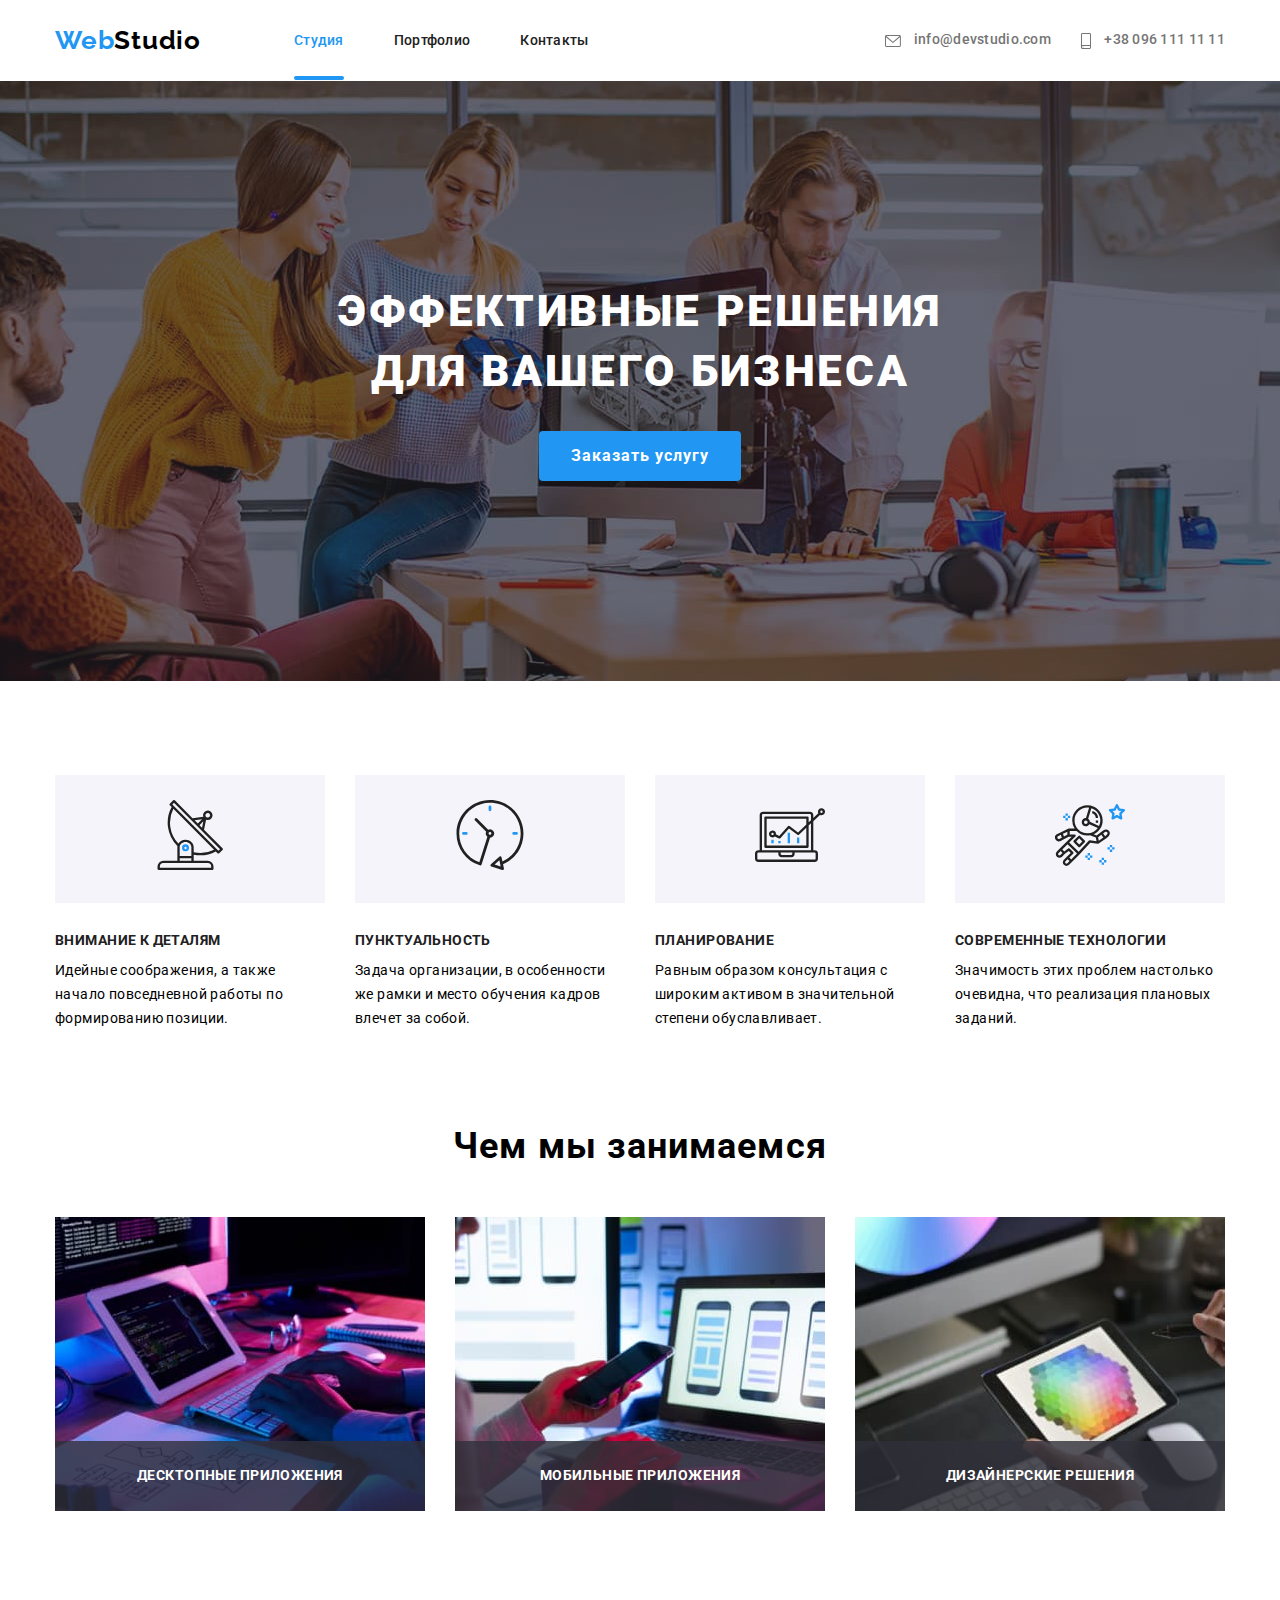
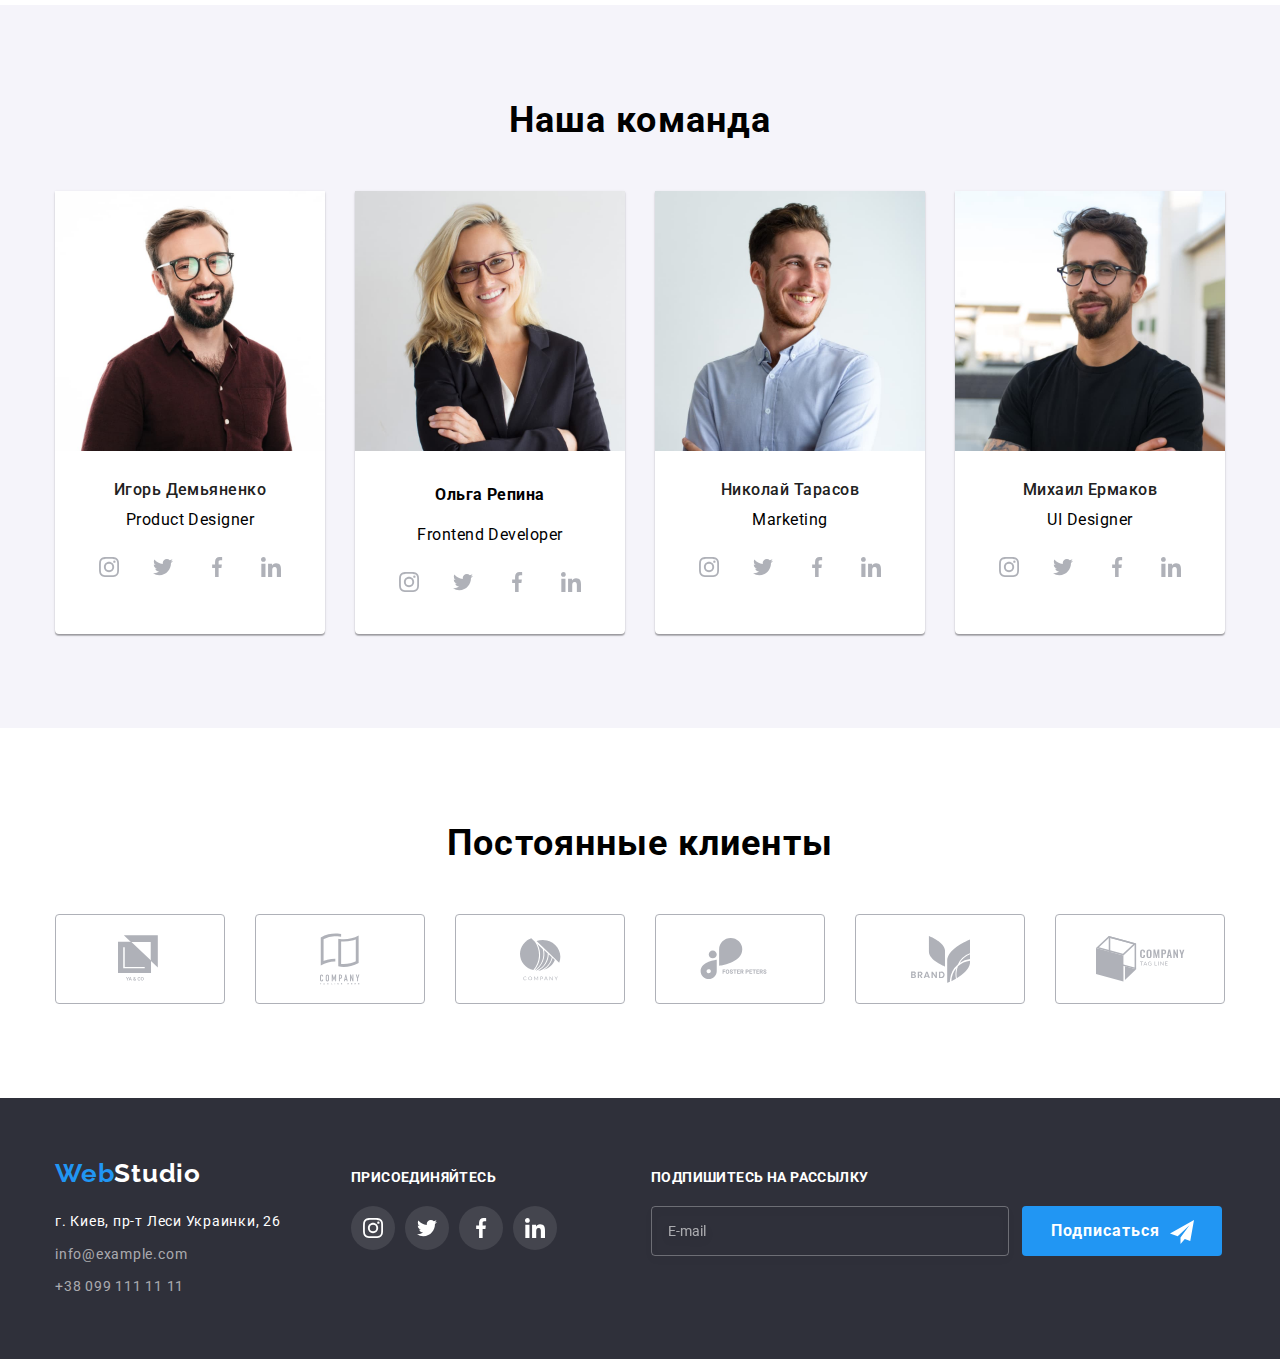
<file: index.html>
<!DOCTYPE html>
<html lang="ru">
<head>
    <meta charset="UTF-8">
    <meta name="viewport" content="width=device-width, initial-scale=1.0">
    <link href="https://fonts.googleapis.com/css2?family=Raleway:wght@700&family=Roboto:wght@400;500;700;900&display=fallback" rel="stylesheet">
    <link rel="stylesheet" href="./css/modern-normalize.css">
    <link rel="stylesheet" href="./css/main.min.css">
    <title>Document</title>
</head>
<body>
    <header>
        <div class="container">
            <nav class="navigation">
                <a href="./index.html" class="logo"><span class="logo__text">Web</span>Studio</a>
    
                <ul class="navigation__list">
                    <li class="navigation__item"><a href="./index.html" class="navigation__link navigation__link--active">Студия</a></li>
                    <li class="navigation__item"><a href="./portfolio.html" class="navigation__link">Портфолио</a></li>
                    <li class="navigation__item"><a href="" class="navigation__link">Контакты</a></li>
                </ul>   
                <address class="contacts">
                    <a href="mailto:info@devstudio.com" class="contacts__link">
                       <svg class="contacts__icon-mail">
                           <use href="./images/sprite-icon.svg#icon-mail"></use>
                       </svg>
                        info@devstudio.com</a>
                    <a href="tel:+380961111111" class="contacts__link">
                        <svg class="contacts__icon-phone">
                            <use href="./images/sprite-icon.svg#icon-smartphone"></use>
                        </svg>
                        +38 096 111 11 11</a>
                </address>
            </nav>
        </div>
    </header>
    <main>
        <!-- Блог Герой -->
        <section class="hero">
            <h1 class="hero__title">Эффективные решения для вашего бизнеса</h1>
            <button class="button hero__button" data-modal-open>Заказать услугу</button>
        </section>
        <!-- Наши преимущества -->
        <section class="advantages">
            <div class="container">
                <ul class="advantages__list">
                    <li class="advantages__item">
                        <div class="advantages__background">
                            <svg class="advantages__icon">
                                <use href="./images/sprite-icon.svg#icon-antenna"></use>
                            </svg>
                        </div>
                        <h3 class="advantages__title">Внимание к деталям</h3>
                        <p class="advantages__text">Идейные соображения, а также начало повседневной работы по формированию позиции.</p>
                    </li>
                    <li class="advantages__item">
                        <div class="advantages__background">
                            <svg class="advantages__icon">
                                <use href="./images/sprite-icon.svg#icon-clock"></use>
                            </svg>
                        </div>
                        <h3 class="advantages__title">Пунктуальность</h3>
                        <p class="advantages__text">Задача организации, в особенности же рамки и место обучения кадров влечет за собой.</p>
                    </li>
                    <li class="advantages__item">
                        <div class="advantages__background">
                            <svg class="advantages__icon">
                                <use href="./images/sprite-icon.svg#icon-diagram"></use>
                            </svg>
                        </div>
                        <h3 class="advantages__title">Планирование</h3>
                        <p class="advantages__text">Равным образом консультация с широким активом в значительной степени обуславливает.</p>
                    </li>
                    <li class="advantages__item">
                        <div class="advantages__background">
                            <svg class="advantages__icon">
                                <use href="./images/sprite-icon.svg#icon-astronaut"></use>
                            </svg>
                        </div>
                        <h3 class="advantages__title">Современные технологии</h3>
                        <p class="advantages__text">Значимость этих проблем настолько очевидна, что реализация плановых заданий.</p>
                    </li>
                </ul>
            </div>
        </section>
        <!-- Чем мы занимаемся -->
        <section class="services">
            <div class="container">
                <h2 class="services__primary">Чем мы занимаемся</h2>
                <ul class="services__list">
                    <li class="services__item">
                        <a href="" class="services__link">
                            <img src="./images/box1.jpg" alt="Программирование сайта" width="370">
                            <div class="services__label">
                                <h3 class="services__title">Десктопные приложения</h3>
                            </div>
                        </a>
                    </li>
                    <li class="services__item">
                        <a href="" class="services__link">
                            <img src="./images/box2.jpg" alt="Разработка мобильных приложений" width="370">
                            <div class="services__label">
                                <h3 class="services__title">Мобильные приложения</h3>
                            </div>
                        </a>
                    </li>
                    <li class="services__item">
                        <a href="" class="services__link">
                            <img src="./images/box3.jpg" alt="Работа дизайнера" width="370">
                            <div class="services__label">
                                <h3 class="services__title">Дизайнерские решения</h3>
                            </div>
                        </a>
                    </li>
                </ul>
            </div>
        </section>
        <!-- Наша команда -->
        <section class="command">
            <div class="container">
                <h2 class="command__primary">Наша команда</h2>
                <ul class="command__list">
                    <li class="command__item">
                        <img src="./images/team_card_1.jpg" class="command__picture" alt="Фото Игоря Демьяненко" width="270">
                        <h3 class="command__title">Игорь Демьяненко</h3>
                        <p class="command__text">Product Designer</p>
                        <ul class="social-nav">
                            <li class="social-nav__item">
                                <a href="" class="social-nav__link">
                                     <svg class="social-nav__icon">
                                        <use href="./images/sprite-icon.svg#icon-instagram"></use>
                                    </svg>
                                </a>
                            </li>
                            <li class="social-nav__item">
                                <a href="" class="social-nav__link">
                                     <svg class="social-nav__icon">
                                        <use href="./images/sprite-icon.svg#icon-twitter"></use>
                                    </svg>
                                </a>
                            </li>
                            <li class="social-nav__item">
                                <a href="" class="social-nav__link">
                                     <svg class="social-nav__icon">
                                        <use href="./images/sprite-icon.svg#icon-facebook"></use>
                                    </svg>
                                </a>
                            </li>
                            <li class="social-nav__item">
                                <a href="" class="social-nav__link">
                                     <svg class="social-nav__icon">
                                        <use href="./images/sprite-icon.svg#icon-linkedin"></use>
                                    </svg>
                                </a>
                            </li>
                        </ul>
                    </li>
                    <li class="command__item">
                        <img src="./images/team_card_2.jpg" class="command__picture" alt="Фото Ольги Репиной" width="270">
                        <h3 class="title">Ольга Репина</h3>
                        <p class="command__text">Frontend Developer</p>
                        <ul class="social-nav decoration">
                            <li class="social-nav__item">
                                <a href="" class="social-nav__link">
                                     <svg class="social-nav__icon">
                                        <use href="./images/sprite-icon.svg#icon-instagram"></use>
                                    </svg>
                                </a>
                            </li>
                            <li class="social-nav__item">
                                <a href="" class="social-nav__link">
                                     <svg class="social-nav__icon">
                                        <use href="./images/sprite-icon.svg#icon-twitter"></use>
                                    </svg>
                                </a>
                            </li>
                            <li class="social-nav__item">
                                <a href="" class="social-nav__link">
                                     <svg class="social-nav__icon">
                                        <use href="./images/sprite-icon.svg#icon-facebook"></use>
                                    </svg>
                                </a>
                            </li>
                            <li class="social-nav__item">
                                <a href="" class="social-nav__link">
                                     <svg class="social-nav__icon">
                                        <use href="./images/sprite-icon.svg#icon-linkedin"></use>
                                    </svg>
                                </a>
                            </li>
                        </ul>
                    </li>
                    <li class="command__item">
                        <img src="./images/team_card_3.jpg" class="command__picture" alt="Фото Николая Тарасова" width="270">
                        <h3 class="command__title">Николай Тарасов</h3>
                        <p class="command__text">Marketing</p>
                        <ul class="social-nav decoration">
                            <li class="social-nav__item">
                                <a href="" class="social-nav__link">
                                     <svg class="social-nav__icon">
                                        <use href="./images/sprite-icon.svg#icon-instagram"></use>
                                    </svg>
                                </a>
                            </li>
                            <li class="social-nav__item">
                                <a href="" class="social-nav__link">
                                     <svg class="social-nav__icon">
                                        <use href="./images/sprite-icon.svg#icon-twitter"></use>
                                    </svg>
                                </a>
                            </li>
                            <li class="social-nav__item">
                                <a href="" class="social-nav__link">
                                     <svg class="social-nav__icon">
                                        <use href="./images/sprite-icon.svg#icon-facebook"></use>
                                    </svg>
                                </a>
                            </li>
                            <li class="social-nav__item">
                                <a href="" class="social-nav__link">
                                     <svg class="social-nav__icon">
                                        <use href="./images/sprite-icon.svg#icon-linkedin"></use>
                                    </svg>
                                </a>
                            </li>
                        </ul>
                    </li>
                    <li class="command__item">
                        <img src="./images/team_card_4.jpg" class="command__picture" alt="Фото Михаила Ермакова" width="270">
                        <h3 class="command__title">Михаил Ермаков</h3>
                        <p class="command__text">UI Designer</p>
                        <ul class="social-nav decoration">
                            <li class="social-nav__item">
                                <a href="" class="social-nav__link">
                                     <svg class="social-nav__icon">
                                        <use href="./images/sprite-icon.svg#icon-instagram"></use>
                                    </svg>
                                </a>
                            </li>
                            <li class="social-nav__item">
                                <a href="" class="social-nav__link">
                                     <svg class="social-nav__icon">
                                        <use href="./images/sprite-icon.svg#icon-twitter"></use>
                                    </svg>
                                </a>
                            </li>
                            <li class="social-nav__item">
                                <a href="" class="social-nav__link">
                                     <svg class="social-nav__icon">
                                        <use href="./images/sprite-icon.svg#icon-facebook"></use>
                                    </svg>
                                </a>
                            </li>
                            <li class="social-nav__item">
                                <a href="" class="social-nav__link">
                                     <svg class="social-nav__icon">
                                        <use href="./images/sprite-icon.svg#icon-linkedin"></use>
                                    </svg>
                                </a>
                            </li>
                        </ul>
                    </li>
                </ul>
            </div>
        </section>
        <!-- Постоянные клиенты -->
        <section class="clients">
            <div class="container">
                <h2 class="clients__primary">Постоянные клиенты</h2>
                <ul class="clients__list flexbox">
                    <li class="clients__item">
                        <a href="" class="clients__link">
                            <svg class="clients__icon" width="44" height="49">
                                    <use href="./images/sprite-icon.svg#icon-logo1"></use>
                                </svg>
                        </a>
                    </li>
                    <li class="clients__item">
                        <a href="" class="clients__link">
                            <svg class="clients__icon" width="40" height="52">
                                    <use href="./images/sprite-icon.svg#icon-logo2" ></use>
                                </svg>
                        </a>
                    </li>
                    <li class="clients__item">
                        <a href="" class="clients__link">
                            <svg class="clients__icon" width="41" height="43">
                                    <use href="./images/sprite-icon.svg#icon-logo3"></use>
                                </svg>
                        </a>
                    </li>
                    <li class="clients__item">
                        <a href="" class="clients__link">
                            <svg class="clients__icon" width="80" height="42">
                                    <use href="./images/sprite-icon.svg#icon-logo4"></use>
                                </svg>
                        </a>
                    </li>
                    <li class="clients__item">
                        <a href="" class="clients__link">
                            <svg class="clients__icon" width="59" height="47">
                                    <use href="./images/sprite-icon.svg#icon-logo5"></use>
                                </svg>
                        </a>
                    </li>
                    <li class="clients__item">
                        <a href="" class="clients__link">
                            <svg class="clients__icon" width="89" height="46">
                                    <use href="./images/sprite-icon.svg#icon-logo6"></use>
                                </svg>
                        </a>
                    </li>
                </ul>
            </div>
        </section>
    </main>
    <footer class="footer">
        <div class="container flexbox">
            <div class="footer-contacts">
                <a href="/" class="logo footer__logo logo--inversion"><span class="logo__text">Web</span>Studio</a>
                <address class="footer-contacts__direction">
                    г. Киев, пр-т Леси Украинки, 26 <br>
                    <a href="mailto:info@example.com" class="footer-contacts__link">info@example.com</a>
                    <a href="tel:+380991111111" class="footer-contacts__link">+38 099 111 11 11</a>
                </address>
            </div>
            <div class="footer-join">
                <h3 class="footer-join__title">присоединяйтесь</h3>
                <ul class="social-nav">
                    <li class="social-nav__item">
                        <a href="" class="social-nav__link footer__social-link">
                             <svg class="social-nav__icon social-nav__icon--footer">
                                <use href="./images/sprite-icon.svg#icon-instagram"></use>
                            </svg>
                        </a>
                    </li>
                    <li class="social-nav__item">
                        <a href="" class="social-nav__link footer__social-link">
                             <svg class="social-nav__icon social-nav__icon--footer">
                                <use href="./images/sprite-icon.svg#icon-twitter"></use>
                            </svg>
                        </a>
                    </li>
                    <li class="social-nav__item">
                        <a href="" class="social-nav__link footer__social-link">
                             <svg class="social-nav__icon social-nav__icon--footer">
                                <use href="./images/sprite-icon.svg#icon-facebook"></use>
                            </svg>
                        </a>
                    </li>
                    <li class="social-nav__item">
                        <a href="" class="social-nav__link footer__social-link">
                             <svg class="social-nav__icon social-nav__icon--footer">
                                <use href="./images/sprite-icon.svg#icon-linkedin"></use>
                            </svg>
                        </a>
                    </li>
                </ul>
            </div>
            <form class="subscribe">
                <h3 class="subscribe__title">Подпишитесь на рассылку</h3>
                <input type="email" name="user-email" class="subscribe__input" placeholder="E-mail">
                <button type="submit" class="button subscribe__button">Подписаться</button>
            </form>   
        </div>
    </footer>
<!-- Модальное окно -->
    <div class="backdrop is-hidden" data-modal>
        <div class="modal">
            <button class="close-btn" data-modal-close>
                <svg class="close-btn__icon" width="18">
                    <use href="./images/sprite-icon.svg#close"></use>
                </svg>
            </button>
            <h3 class="modal__title">Оставьте свои данные, мы вам перезвоним</h3>
            <form class="form">
                <label class="form__label">
                    Имя
                    <input type="text" name="user-name" class="form__input">
                    <svg class="form__icon">
                        <use href="./images/sprite-icon.svg#personal-modal"></use>
                    </svg>
                </label>
                <label class="form__label">
                    Телефон
                    <input type="tel" name="user-tel" class="form__input">
                    <svg class="form__icon">
                        <use href="./images/sprite-icon.svg#phone-modal"></use>
                    </svg>
                </label>
                <label class="form__label">
                    Почта
                    <input type="email" name="user-email" class="form__input">
                    <svg class="form__icon">
                        <use href="./images/sprite-icon.svg#email-modal"></use>
                    </svg>
                </label>
                <label class="form__comment">
                    Комментарий
                    <textarea name="comment" class="form__input form__comment-input" placeholder="Введите текст"></textarea>
                </label>
                <label class="form__checkbox">
                    <input type="checkbox" name="agreement" class="form__checkbox-input visually-hidden">
                    <span class="form__checkbox-icon"></span>
                    Соглашаюсь с рассылкой и принимаю <a href="" class="form__checkbox-link">Условия договора</a>
                </label>
                <button type="submit" class="button form__btn">Отправить</button>
            </form>
        </div>
    </div>
    <script src="./js/modal.js"></script>
</body>
</html>
</file>
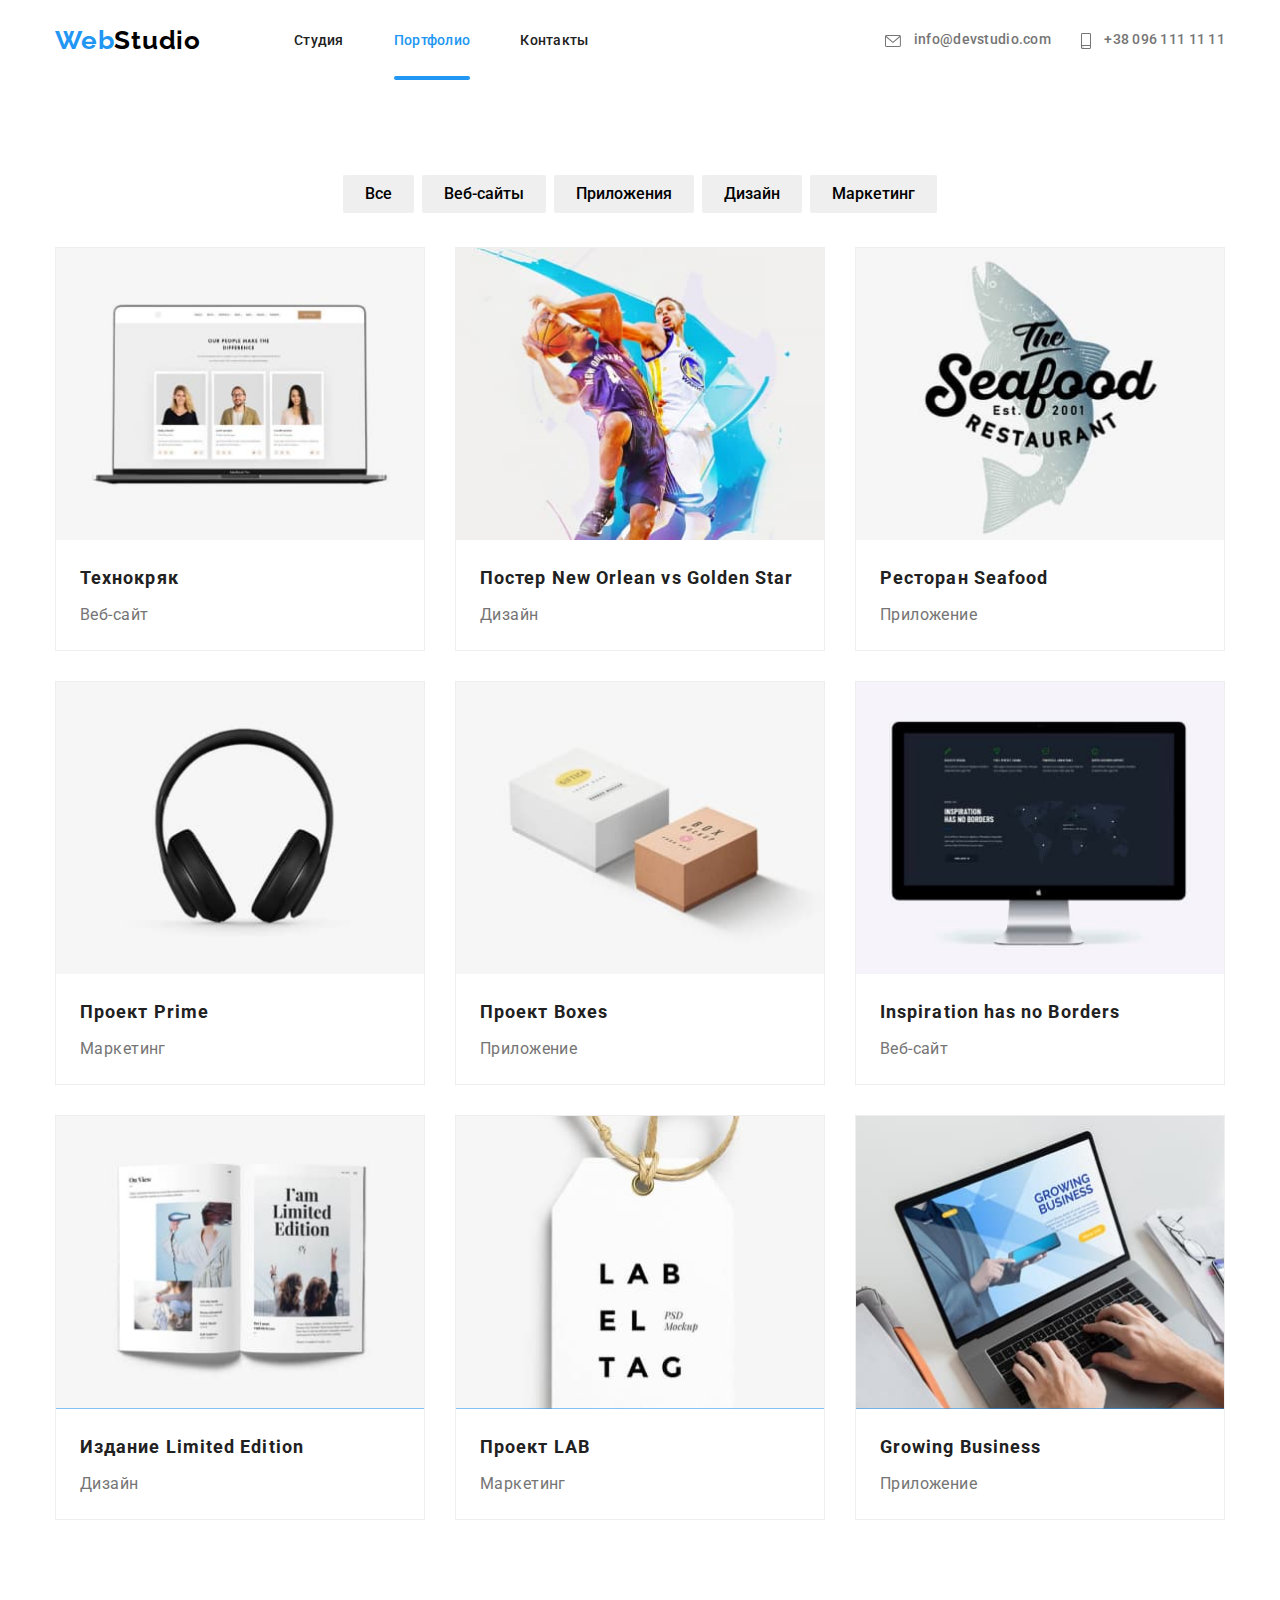
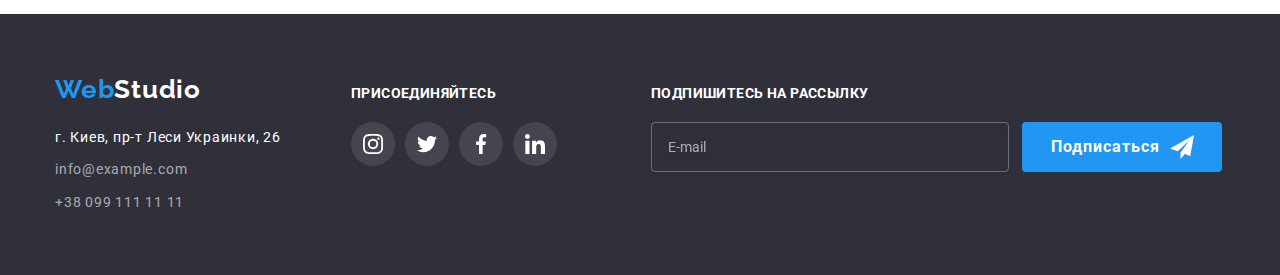
<file: portfolio.html>
<!DOCTYPE html>
<html lang="ru">
<head>
    <meta charset="UTF-8">
    <meta name="viewport" content="width=device-width, initial-scale=1.0">
    <link href="https://fonts.googleapis.com/css2?family=Raleway:wght@700&family=Roboto:wght@400;500;700;900&display=fallback" rel="stylesheet">
    <link rel="stylesheet" href="./css/modern-normalize.css">
    <link rel="stylesheet" href="./css/portfolio.min.css">
    <title>Document</title>
</head>
<body>
    <header>
        <div class="container">
            <nav class="navigation">
                <a href="./index.html" class="logo"><span class="logo__text">Web</span>Studio</a>
    
                <ul class="navigation__list">
                    <li class="navigation__item"><a href="./index.html" class="navigation__link">Студия</a></li>
                    <li class="navigation__item"><a href="./portfolio.html" class="navigation__link navigation__link--active">Портфолио</a></li>
                    <li class="navigation__item"><a href="" class="navigation__link">Контакты</a></li>
                </ul>   
                <address class="contacts">
                    <a href="mailto:info@devstudio.com" class="contacts__link">
                       <svg class="contacts__icon-mail">
                           <use href="./images/sprite-icon.svg#icon-mail"></use>
                       </svg>
                        info@devstudio.com</a>
                    <a href="tel:+380961111111" class="contacts__link">
                        <svg class="contacts__icon-phone">
                            <use href="./images/sprite-icon.svg#icon-smartphone"></use>
                        </svg>
                        +38 096 111 11 11</a>
                </address>
            </nav>
        </div>
    </header>
    <main>
        <section class="portfolio">
            <!-- Заголовок скрыт в css -->
            <div class="container">
                <h1 class="portfolio__title visually-hidden">Наши работы</h1>
                <ul class="filter">
                    <li class="filter__item"><button type="button" class="filter__button">Все</button></li>
                    <li class="filter__item"><button type="button" class="filter__button">Веб-сайты</button></li>
                    <li class="filter__item"><button type="button" class="filter__button">Приложения</button></li>
                    <li class="filter__item"><button type="button" class="filter__button">Дизайн</button></li>
                    <li class="filter__item"><button type="button" class="filter__button">Маркетинг</button></li>
                </ul>
                <ul class="works">
                    <li class="works__item">
                        <a href="">
                            <div class="works__thumb">
                                <img src="./images/project1.jpg" alt="Веб-сайт технокряк" width="370">
                                <div class="works__overlay">
                                    <p class="works__overlay-text">Технокряк это современная площадка распространения коронавируса. Компании используют эту платформу для цифрового шпионажа и атак на защищённые сервера конкурентов.</p>
                                </div>
                            </div>
                            <div class="works__desc">
                                <h3 class="works__title">Технокряк</h3>
                                <p class="works__text">Веб-сайт</p>
                            </div>    
                        </a>
                    </li>
                    <li class="works__item">
                        <a href="">
                            <div class="works__thumb">
                                <img src="./images/project2.jpg" alt="Дизайн постер New Orlean vs Golden Star" width="370">
                                <div class="works__overlay">
                                    <p class="works__overlay-text">Технокряк это современная площадка распространения коронавируса. Компании используют эту платформу для цифрового шпионажа и атак на защищённые сервера конкурентов.</p>
                                </div>
                            </div>  
                            <div class="works__desc">
                                <h3 class="works__title">Постер New Orlean vs Golden Star</h3>
                                <p class="works__text">Дизайн</p>
                            </div>
                        </a>
                    </li>
                    <li class="works__item">
                        <a href="">
                            <div class="works__thumb">
                                <img src="./images/project3.jpg" alt="Приложение Рресторана Seafood" width="370">
                                <div class="works__overlay">
                                    <p class="works__overlay-text">Технокряк это современная площадка распространения коронавируса. Компании используют эту платформу для цифрового шпионажа и атак на защищённые сервера конкурентов.</p>
                                </div>
                            </div>
                            <div class="works__desc">
                                <h3 class="works__title">Ресторан Seafood</h3>
                                <p class="works__text">Приложение</p>
                            </div>
                        </a>
                    </li>
                    <li class="works__item">
                        <a href="">
                            <div class="works__thumb">
                                <img src="./images/project4.jpg" alt="Проект Prime" width="370">
                                <div class="works__overlay">
                                    <p class="works__overlay-text">Технокряк это современная площадка распространения коронавируса. Компании используют эту платформу для цифрового шпионажа и атак на защищённые сервера конкурентов.</p>
                                </div>
                            </div>
                            <div class="works__desc">
                                <h3 class="works__title">Проект Prime</h3>
                                <p class="works__text">Маркетинг</p>
                            </div>
                        </a>
                    </li>
                    <li class="works__item">
                        <a href="">
                            <div class="works__thumb">
                                <img src="./images/project5.jpg" alt="Приложение проекта Boxes" width="370">
                                <div class="works__overlay">
                                    <p class="works__overlay-text">Технокряк это современная площадка распространения коронавируса. Компании используют эту платформу для цифрового шпионажа и атак на защищённые сервера конкурентов.</p>
                                </div>
                            </div>
                            <div class="works__desc">
                                <h3 class="works__title">Проект Boxes</h3>
                                <p class="works__text">Приложение</p>
                            </div>
                        </a>
                    </li>
                    <li class="works__item">
                        <a href="">
                            <div class="works__thumb">
                                <img src="./images/project6.jpg" alt="Веб-сайт Inspiration has no Borders" width="370">
                                <div class="works__overlay">
                                    <p class="works__overlay-text">Технокряк это современная площадка распространения коронавируса. Компании используют эту платформу для цифрового шпионажа и атак на защищённые сервера конкурентов.</p>
                                </div>
                            </div>
                            <div class="works__desc">
                                <h3 class="works__title">Inspiration has no Borders</h3>
                                <p class="works__text">Веб-сайт</p>
                            </div>
                        </a>
                    </li>
                    <li class="works__item">
                        <a href="">
                            <div class="works__thumb">
                                <img src="./images/project7.jpg" alt="Дизайн издания Limited Edition" width="370">
                                <div class="works__overlay">
                                    <p class="works__overlay-text">Технокряк это современная площадка распространения коронавируса. Компании используют эту платформу для цифрового шпионажа и атак на защищённые сервера конкурентов.</p>
                                </div>
                            </div>
                            <div class="works__desc">
                                <h3 class="works__title">Издание Limited Edition</h3>
                                <p class="works__text">Дизайн</p>
                            </div>
                        </a>
                    </li>
                    <li class="works__item">
                        <a href="">
                            <div class="works__thumb">
                                <img src="./images/project8.jpg" alt="Проект LAB" width="370">
                                <div class="works__overlay">
                                    <p class="works__overlay-text">Технокряк это современная площадка распространения коронавируса. Компании используют эту платформу для цифрового шпионажа и атак на защищённые сервера конкурентов.</p>
                                </div>
                            </div>
                            <div class="works__desc">
                                <h3 class="works__title">Проект LAB</h3>
                                <p class="works__text">Маркетинг</p>
                            </div>
                        </a>
                    </li>
                    <li class="works__item">
                        <a href="">
                            <div class="works__thumb">
                                <img src="./images/project9.jpg" alt="Приложение Growing Business" width="370">
                                <div class="works__overlay">
                                    <p class="works__overlay-text">Технокряк это современная площадка распространения коронавируса. Компании используют эту платформу для цифрового шпионажа и атак на защищённые сервера конкурентов.</p>
                                </div>
                            </div>
                            <div class="works__desc">
                                <h3 class="works__title">Growing Business</h3>
                                <p class="works__text">Приложение</p>
                            </div>
                        </a>
                    </li>
                </ul>
            </div>
        </section>
    </main>
    <footer class="footer">
        <div class="container flexbox">
            <div class="footer-contacts">
                <a href="/" class="logo footer__logo logo--inversion"><span class="logo__text">Web</span>Studio</a>
                <address class="footer-contacts__direction">
                    г. Киев, пр-т Леси Украинки, 26 <br>
                    <a href="mailto:info@example.com" class="footer-contacts__link">info@example.com</a>
                    <a href="tel:+380991111111" class="footer-contacts__link">+38 099 111 11 11</a>
                </address>
            </div>
            <div class="footer-join">
                <h3 class="footer-join__title">присоединяйтесь</h3>
                <ul class="social-nav">
                    <li class="social-nav__item">
                        <a href="" class="social-nav__link footer__social-link">
                             <svg class="social-nav__icon social-nav__icon--footer">
                                <use href="./images/sprite-icon.svg#icon-instagram"></use>
                            </svg>
                        </a>
                    </li>
                    <li class="social-nav__item">
                        <a href="" class="social-nav__link footer__social-link">
                             <svg class="social-nav__icon social-nav__icon--footer">
                                <use href="./images/sprite-icon.svg#icon-twitter"></use>
                            </svg>
                        </a>
                    </li>
                    <li class="social-nav__item">
                        <a href="" class="social-nav__link footer__social-link">
                             <svg class="social-nav__icon social-nav__icon--footer">
                                <use href="./images/sprite-icon.svg#icon-facebook"></use>
                            </svg>
                        </a>
                    </li>
                    <li class="social-nav__item">
                        <a href="" class="social-nav__link footer__social-link">
                             <svg class="social-nav__icon social-nav__icon--footer">
                                <use href="./images/sprite-icon.svg#icon-linkedin"></use>
                            </svg>
                        </a>
                    </li>
                </ul>
            </div>
            <form class="subscribe">
                <h3 class="subscribe__title">Подпишитесь на рассылку</h3>
                <input type="email" name="user-email" class="subscribe__input" placeholder="E-mail">
                <button type="submit" class="button subscribe__button">Подписаться</button>
            </form>   
        </div>
    </footer>
</body>
</html>
</file>
<file: css/main.min.css>
/*! modern-normalize v0.7.0 | MIT License | https://github.com/sindresorhus/modern-normalize */*,*::before,*::after{-webkit-box-sizing:border-box;box-sizing:border-box}:root{-moz-tab-size:4;-o-tab-size:4;tab-size:4}html{line-height:1.15;-webkit-text-size-adjust:100%}body{margin:0}body{font-family:system-ui,-apple-system,"Segoe UI",Roboto,Helvetica,Arial,sans-serif,"Apple Color Emoji","Segoe UI Emoji"}hr{height:0}abbr[title]{-webkit-text-decoration:underline dotted;text-decoration:underline dotted}b,strong{font-weight:bolder}code,kbd,samp,pre{font-family:ui-monospace, SFMono-Regular, Consolas, 'Liberation Mono', Menlo, monospace;font-size:1em}small{font-size:80%}sub,sup{font-size:75%;line-height:0;position:relative;vertical-align:baseline}sub{bottom:-0.25em}sup{top:-0.5em}button,input,optgroup,select,textarea{font-family:inherit;font-size:100%;line-height:1.15;margin:0}button,select{text-transform:none}button,[type='button'],[type='reset'],[type='submit']{-webkit-appearance:button}::-moz-focus-inner{border-style:none;padding:0}:-moz-focusring{outline:1px dotted ButtonText}:-moz-ui-invalid{box-shadow:none}legend{padding:0}progress{vertical-align:baseline}::-webkit-inner-spin-button,::-webkit-outer-spin-button{height:auto}[type='search']{-webkit-appearance:textfield;outline-offset:-2px}::-webkit-search-decoration{-webkit-appearance:none}::-webkit-file-upload-button{-webkit-appearance:button;font:inherit}summary{display:list-item}.services__primary,.command__primary,.clients__primary{margin-top:0;margin-bottom:50px;font-weight:700;font-size:36px;line-height:1.17;text-align:center;letter-spacing:0.03em;color:var(--title-text-color)}body{font-family:"Roboto",sans-serif;font-weight:400;font-size:14px;line-height:1.7;letter-spacing:0.03em;color:var(--primary-text-color)}img{display:block;width:100%;height:auto}ul{list-style:none;margin-top:0;margin-bottom:0}a{text-decoration:none}.container{width:1200px;padding-left:15px;padding-right:15px;margin-left:auto;margin-right:auto}.visually-hidden{position:absolute;width:1px;height:1px;margin:-1px;border:0;padding:0;clip:rect(0 0 0 0);overflow:hidden}.flexbox{display:-webkit-box;display:-ms-flexbox;display:flex}.logo{margin-right:93px;padding-top:25px;padding-bottom:25px;font-family:Raleway,sans-serif;font-weight:700;font-size:26px;line-height:1.19;letter-spacing:0.03em;color:#000}.logo__text{color:#2196F3}.logo--inversion{color:#fff}.footer__logo{padding-top:0;padding-bottom:0;margin-right:0}.navigation__item+.navigation__item{margin-left:50px}.navigation{display:-webkit-box;display:-ms-flexbox;display:flex;-webkit-box-align:center;-ms-flex-align:center;align-items:center}.navigation__list{display:-webkit-box;display:-ms-flexbox;display:flex;padding-left:0}.navigation__link{position:relative;font-weight:500;font-size:14px;line-height:1.14;letter-spacing:0.02em;padding:32px 0;color:#212121;-webkit-transition:color 250ms cubic-bezier(0.4, 0, 0.2, 1);transition:color 250ms cubic-bezier(0.4, 0, 0.2, 1)}.navigation__link:hover,.navigation__link:focus{color:#2196F3}.navigation__link--active{color:#2196F3}.navigation__link--active:after{position:absolute;left:0;bottom:0;content:'';width:100%;height:4px;display:block;border-radius:2px;background-color:#2196F3}.contacts{display:-webkit-box;display:-ms-flexbox;display:flex;margin-left:auto}.contacts__link+.contacts__link{margin-left:30px}.contacts__link{font-weight:500;font-size:14px;line-height:1.14;letter-spacing:0.02em;font-style:normal;color:#757575;-webkit-transition:color 250ms cubic-bezier(0.4, 0, 0.2, 1);transition:color 250ms cubic-bezier(0.4, 0, 0.2, 1)}.contacts__link:hover,.contacts__link:focus{color:#2196F3}.contacts__icon-mail,.contacts__icon-phone{vertical-align:middle;margin-right:10px;fill:#757575;-webkit-transition:fill 250ms cubic-bezier(0.4, 0, 0.2, 1);transition:fill 250ms cubic-bezier(0.4, 0, 0.2, 1)}.contacts__icon-mail{width:16px;height:12px}.contacts__link:hover .contacts__icon-mail,.contacts__link:focus .contacts__icon-mail{fill:#2196F3}.contacts__icon-phone{width:10px;height:16px}.contacts__link:hover .contacts__icon-phone,.contacts__link:focus .contacts__icon-phone{fill:#2196F3}.button{display:inline-block;padding-top:10px;padding-bottom:10px;border-radius:4px;font-weight:700;font-size:16px;line-height:1.87;letter-spacing:0.06em;border:0;color:#fff;background-color:#2196F3}.hero{padding-top:200px;padding-bottom:200px;text-align:center;background-image:-webkit-gradient(linear, left top, left bottom, from(rgba(47,48,58,0.4)), to(rgba(47,48,58,0.4))),url("../images/banner.jpg");background-image:linear-gradient(rgba(47,48,58,0.4), rgba(47,48,58,0.4)),url("../images/banner.jpg");background-repeat:no-repeat;background-position:center;background-size:cover}.hero__title{width:696px;margin-top:0;margin-bottom:30px;margin-left:auto;margin-right:auto;font-weight:900;font-size:44px;line-height:1.37;text-align:center;letter-spacing:0.06em;text-transform:uppercase;color:#fff}.hero__button{padding-left:32px;padding-right:32px}.advantages{padding-top:94px}.advantages__title{margin-top:0;margin-bottom:10px;font-weight:700d;font-size:14px;line-height:1.14;letter-spacing:0.03em;text-transform:uppercase;color:#212121}.advantages__list{display:-webkit-box;display:-ms-flexbox;display:flex;padding-left:0;margin-top:0;margin-bottom:0}.advantages__item{-ms-flex-preferred-size:calc((100% - 3 * 30px) / 4);flex-basis:calc((100% - 3 * 30px) / 4)}.advantages__item:not(:last-child){margin-right:30px}.advantages__background{background-color:#F5F4FA;padding-top:25px;padding-bottom:25px;margin-bottom:30px;text-align:center}.advantages__icon{width:70px;height:70px}.advantages__text{margin-top:0;margin-bottom:0}.services{padding-top:94px;padding-bottom:94px}.services__list{display:-webkit-box;display:-ms-flexbox;display:flex;padding-left:0;margin-top:0;margin-bottom:0}.services__item{position:relative;display:block}.services__item:not(:last-child){margin-right:30px}.services__title{padding-top:27px;padding-bottom:27px;margin-top:0;margin-bottom:0;font-weight:700;font-size:14px;line-height:1.14;text-align:center;letter-spacing:0.03em;text-transform:uppercase;color:#fff}.services__label{position:absolute;left:0;bottom:0;width:100%;height:70px;background-color:rgba(47,48,58,0.8)}.command{padding-top:94px;padding-bottom:94px;background-color:#F5F4FA}.command__title{margin-top:0;margin-bottom:10px;font-weight:500;font-size:16px;line-height:1.18;letter-spacing:0.03em;color:#212121}.command__list{display:-webkit-box;display:-ms-flexbox;display:flex;padding-left:0;margin-top:0;margin-bottom:0}.command__item{text-align:center;padding-bottom:30px;background-color:#fff;-webkit-box-shadow:0px 1px 3px rgba(0,0,0,0.12),0px 1px 1px rgba(0,0,0,0.14),0px 2px 1px rgba(0,0,0,0.2);box-shadow:0px 1px 3px rgba(0,0,0,0.12),0px 1px 1px rgba(0,0,0,0.14),0px 2px 1px rgba(0,0,0,0.2);border-radius:0px 0px 4px 4px}.command__item:not(:last-child){margin-right:30px}.command__picture{margin-bottom:30px}.command__text{margin-top:0;margin-bottom:16px;font-size:16px;line-height:1.19;letter-spacing:0.03em}.social-nav{display:-webkit-box;display:-ms-flexbox;display:flex;-webkit-box-pack:center;-ms-flex-pack:center;justify-content:center;padding-left:0}.social-nav__link{display:block;width:44px;height:44px;border-radius:50%;display:-webkit-box;display:-ms-flexbox;display:flex;-webkit-box-pack:center;-ms-flex-pack:center;justify-content:center;-webkit-box-align:center;-ms-flex-align:center;align-items:center;-webkit-transition:background-color 250ms cubic-bezier(0.4, 0, 0.2, 1);transition:background-color 250ms cubic-bezier(0.4, 0, 0.2, 1)}.social-nav__link:hover,.social-nav__link:focus{background-color:#2196F3}.social-nav__item:not(:last-child){margin-right:10px}.social-nav__icon{width:20px;height:20px;fill:#AFB1B8;-webkit-transition:fill 250ms cubic-bezier(0.4, 0, 0.2, 1);transition:fill 250ms cubic-bezier(0.4, 0, 0.2, 1)}.social-nav__link:hover .social-nav__icon,.social-nav__link:focus .social-nav__icon{fill:#fff}.social-nav__icon--footer{fill:#fff}.clients{padding-top:94px;padding-bottom:94px}.clients__list{padding-left:0}.clients__item:not(:last-child){margin-right:30px}.clients__link{color:#afb1b8;display:-webkit-box;display:-ms-flexbox;display:flex;-webkit-box-pack:center;-ms-flex-pack:center;justify-content:center;-webkit-box-align:center;-ms-flex-align:center;align-items:center;width:170px;height:90px;border:1px solid #afb1b8;border-radius:4px;-webkit-transition:border 250ms cubic-bezier(0.4, 0, 0.2, 1);transition:border 250ms cubic-bezier(0.4, 0, 0.2, 1)}.clients__link:hover,.clients__link:focus{border:1px solid #2196F3}.clients__icon{fill:currentColor;-webkit-transition:fill 250ms cubic-bezier(0.4, 0, 0.2, 1);transition:fill 250ms cubic-bezier(0.4, 0, 0.2, 1)}.clients__link:hover .clients__icon{fill:#2196F3}.footer{background-color:#2F303A}.footer-contacts{margin-right:70px;padding-top:60px;padding-bottom:60px}.footer-contacts__direction{margin-top:20px;font-style:normal;letter-spacing:0.055em;color:#fff}.footer-contacts__link{margin-top:9px;display:block;color:rgba(255,255,255,0.6)}.footer-join__title,.subscribe__title{margin-top:0;margin-bottom:20px;text-transform:uppercase;color:#fff;font-size:14px;line-height:1.14;letter-spacing:0.03em}.footer__social-link{background-color:rgba(255,255,255,0.1);-webkit-transition:background-color 250ms cubic-bezier(0.4, 0, 0.2, 1);transition:background-color 250ms cubic-bezier(0.4, 0, 0.2, 1)}.footer-join{padding-top:72px;padding-bottom:100px}.subscribe{padding-top:72px;padding-bottom:94px;margin-left:94px}.subscribe__input{width:358px;height:50px;padding:15px 16px;background-color:transparent;border:1px solid rgba(255,255,255,0.3);-webkit-filter:drop-shadow(0px 4px 4px rgba(0,0,0,0.15));filter:drop-shadow(0px 4px 4px rgba(0,0,0,0.15));border-radius:4px}.subscribe__input::-webkit-input-placeholder{color:rgba(255,255,255,0.6)}.subscribe__input:-ms-input-placeholder{color:rgba(255,255,255,0.6)}.subscribe__input::-ms-input-placeholder{color:rgba(255,255,255,0.6)}.subscribe__input::placeholder{color:rgba(255,255,255,0.6)}.subscribe__button{margin-left:10px;padding-left:29px;padding-right:28px}.subscribe__button::after{content:'';display:inline-block;width:24px;height:24px;margin-left:10px;vertical-align:middle;background-image:url("../images/icon-subscribe.svg");background-size:contain}.backdrop{position:fixed;top:0;left:0;width:100%;height:100vh;background-color:rgba(0,0,0,0.2);opacity:1;-webkit-transition:opacity 250ms 250ms cubic-bezier(0.4, 0, 0.2, 1);transition:opacity 250ms 250ms cubic-bezier(0.4, 0, 0.2, 1)}.modal{position:absolute;top:50%;left:50%;padding:40px;min-width:528px;min-height:581px;background-color:#fff;-webkit-transform:translate(-50%, -50%) scale(1);transform:translate(-50%, -50%) scale(1);-webkit-transition:-webkit-transform 250ms cubic-bezier(0.4, 0, 0.2, 1);transition:-webkit-transform 250ms cubic-bezier(0.4, 0, 0.2, 1);transition:transform 250ms cubic-bezier(0.4, 0, 0.2, 1);transition:transform 250ms cubic-bezier(0.4, 0, 0.2, 1), -webkit-transform 250ms cubic-bezier(0.4, 0, 0.2, 1)}.backdrop.is-hidden .modal{-webkit-transform:translate(-50%, -50%) scale(0.7);transform:translate(-50%, -50%) scale(0.7)}.close-btn{position:absolute;top:8px;right:8px;display:-webkit-box;display:-ms-flexbox;display:flex;-webkit-box-pack:center;-ms-flex-pack:center;justify-content:center;-webkit-box-align:center;-ms-flex-align:center;align-items:center;width:30px;height:30px;padding:6px;border:1px solid rgba(0,0,0,0.1);border-radius:50%;background-color:#fff}.close-btn__icon{width:18px;height:18px;-webkit-transition:fill 250ms cubic-bezier(0.4, 0, 0.2, 1);transition:fill 250ms cubic-bezier(0.4, 0, 0.2, 1)}.close-btn:hover .close-btn__icon,.close-btn:focus .close-btn__icon{fill:#2196F3}.backdrop.is-hidden{opacity:0;pointer-events:none}.modal__title{font-weight:700;font-size:20px;line-height:1.15;text-align:center;letter-spacing:0.03em;color:#212121;margin-top:0;margin-bottom:12px}.form__label{position:relative;display:block;margin-bottom:10px;font-size:12px;line-height:1.17;letter-spacing:0.01em}.form__comment{font-size:12px;line-height:1.17;letter-spacing:0.01em;display:block}.form__input{display:block;margin-top:4px;padding-left:42px;width:100%;height:40px;border:1px solid rgba(33,33,33,0.2);border-radius:4px;outline:none;-webkit-transition:border-color 250ms cubic-bezier(0.4, 0, 0.2, 1);transition:border-color 250ms cubic-bezier(0.4, 0, 0.2, 1)}.form__input:focus{border-color:#2196F3}.form__comment-input{resize:none;height:120px;padding:12px 16px}.form__comment-input::-webkit-input-placeholder{font-weight:400;font-size:14px;line-height:1.14;letter-spacing:0.01em;color:rgba(117,117,117,0.5)}.form__comment-input:-ms-input-placeholder{font-weight:400;font-size:14px;line-height:1.14;letter-spacing:0.01em;color:rgba(117,117,117,0.5)}.form__comment-input::-ms-input-placeholder{font-weight:400;font-size:14px;line-height:1.14;letter-spacing:0.01em;color:rgba(117,117,117,0.5)}.form__comment-input::placeholder{font-weight:400;font-size:14px;line-height:1.14;letter-spacing:0.01em;color:rgba(117,117,117,0.5)}.form__checkbox{display:inline-block;margin-top:20px}.form__checkbox-icon{content:'';display:inline-block;margin-left:12px;margin-right:5px;vertical-align:middle;width:16px;height:15px;border:2px solid #212121;-webkit-transition:250ms cubic-bezier(0.4, 0, 0.2, 1);transition:250ms cubic-bezier(0.4, 0, 0.2, 1)}.form__checkbox-input:checked+.form__checkbox-icon{background-color:#2196F3;border-radius:2px;border-color:#2196F3;background-image:url("../images/check-modal.svg");background-size:contain;background-origin:border-box}.form__checkbox-link{color:#2196F3;border-bottom:1px solid currentColor;display:inline-block;line-height:0.85}.form__icon{position:absolute;top:50%;left:12px;fill:#212121;width:18px;height:18px;-webkit-transition:fill 250ms cubic-bezier(0.4, 0, 0.2, 1);transition:fill 250ms cubic-bezier(0.4, 0, 0.2, 1)}.form__input:focus+.form__icon{fill:#2196F3}.form__btn{display:block;margin-top:30px;padding:10px 55px;margin-left:auto;margin-right:auto;-webkit-box-shadow:0px 1px 3px rgba(0,0,0,0.12),0px 1px 1px rgba(0,0,0,0.14),0px 2px 1px rgba(0,0,0,0.2);box-shadow:0px 1px 3px rgba(0,0,0,0.12),0px 1px 1px rgba(0,0,0,0.14),0px 2px 1px rgba(0,0,0,0.2);border-width:0}
/*# sourceMappingURL=main.min.css.map */
</file>
<file: css/portfolio.min.css>
/*! modern-normalize v0.7.0 | MIT License | https://github.com/sindresorhus/modern-normalize */*,*::before,*::after{-webkit-box-sizing:border-box;box-sizing:border-box}:root{-moz-tab-size:4;-o-tab-size:4;tab-size:4}html{line-height:1.15;-webkit-text-size-adjust:100%}body{margin:0}body{font-family:system-ui,-apple-system,"Segoe UI",Roboto,Helvetica,Arial,sans-serif,"Apple Color Emoji","Segoe UI Emoji"}hr{height:0}abbr[title]{-webkit-text-decoration:underline dotted;text-decoration:underline dotted}b,strong{font-weight:bolder}code,kbd,samp,pre{font-family:ui-monospace, SFMono-Regular, Consolas, 'Liberation Mono', Menlo, monospace;font-size:1em}small{font-size:80%}sub,sup{font-size:75%;line-height:0;position:relative;vertical-align:baseline}sub{bottom:-0.25em}sup{top:-0.5em}button,input,optgroup,select,textarea{font-family:inherit;font-size:100%;line-height:1.15;margin:0}button,select{text-transform:none}button,[type='button'],[type='reset'],[type='submit']{-webkit-appearance:button}::-moz-focus-inner{border-style:none;padding:0}:-moz-focusring{outline:1px dotted ButtonText}:-moz-ui-invalid{box-shadow:none}legend{padding:0}progress{vertical-align:baseline}::-webkit-inner-spin-button,::-webkit-outer-spin-button{height:auto}[type='search']{-webkit-appearance:textfield;outline-offset:-2px}::-webkit-search-decoration{-webkit-appearance:none}::-webkit-file-upload-button{-webkit-appearance:button;font:inherit}summary{display:list-item}body{font-family:"Roboto",sans-serif;font-weight:400;font-size:14px;line-height:1.7;letter-spacing:0.03em;color:var(--primary-text-color)}img{display:block;width:100%;height:auto}ul{list-style:none;margin-top:0;margin-bottom:0}a{text-decoration:none}.container{width:1200px;padding-left:15px;padding-right:15px;margin-left:auto;margin-right:auto}.visually-hidden{position:absolute;width:1px;height:1px;margin:-1px;border:0;padding:0;clip:rect(0 0 0 0);overflow:hidden}.flexbox{display:-webkit-box;display:-ms-flexbox;display:flex}.logo{margin-right:93px;padding-top:25px;padding-bottom:25px;font-family:Raleway,sans-serif;font-weight:700;font-size:26px;line-height:1.19;letter-spacing:0.03em;color:#000}.logo__text{color:#2196F3}.logo--inversion{color:#fff}.footer__logo{padding-top:0;padding-bottom:0;margin-right:0}.navigation__item+.navigation__item{margin-left:50px}.navigation{display:-webkit-box;display:-ms-flexbox;display:flex;-webkit-box-align:center;-ms-flex-align:center;align-items:center}.navigation__list{display:-webkit-box;display:-ms-flexbox;display:flex;padding-left:0}.navigation__link{position:relative;font-weight:500;font-size:14px;line-height:1.14;letter-spacing:0.02em;padding:32px 0;color:#212121;-webkit-transition:color 250ms cubic-bezier(0.4, 0, 0.2, 1);transition:color 250ms cubic-bezier(0.4, 0, 0.2, 1)}.navigation__link:hover,.navigation__link:focus{color:#2196F3}.navigation__link--active{color:#2196F3}.navigation__link--active:after{position:absolute;left:0;bottom:0;content:'';width:100%;height:4px;display:block;border-radius:2px;background-color:#2196F3}.contacts{display:-webkit-box;display:-ms-flexbox;display:flex;margin-left:auto}.contacts__link+.contacts__link{margin-left:30px}.contacts__link{font-weight:500;font-size:14px;line-height:1.14;letter-spacing:0.02em;font-style:normal;color:#757575;-webkit-transition:color 250ms cubic-bezier(0.4, 0, 0.2, 1);transition:color 250ms cubic-bezier(0.4, 0, 0.2, 1)}.contacts__link:hover,.contacts__link:focus{color:#2196F3}.contacts__icon-mail,.contacts__icon-phone{vertical-align:middle;margin-right:10px;fill:#757575;-webkit-transition:fill 250ms cubic-bezier(0.4, 0, 0.2, 1);transition:fill 250ms cubic-bezier(0.4, 0, 0.2, 1)}.contacts__icon-mail{width:16px;height:12px}.contacts__link:hover .contacts__icon-mail,.contacts__link:focus .contacts__icon-mail{fill:#2196F3}.contacts__icon-phone{width:10px;height:16px}.contacts__link:hover .contacts__icon-phone,.contacts__link:focus .contacts__icon-phone{fill:#2196F3}.button{display:inline-block;padding-top:10px;padding-bottom:10px;border-radius:4px;font-weight:700;font-size:16px;line-height:1.87;letter-spacing:0.06em;border:0;color:#fff;background-color:#2196F3}.portfolio{padding-top:94px;padding-bottom:94px}.filter{display:-webkit-box;display:-ms-flexbox;display:flex;-webkit-box-pack:center;-ms-flex-pack:center;justify-content:center;padding-left:0;margin-top:0;margin-bottom:34px}.filter__item+.filter__item{margin-left:8px}.filter__item{color:#212121;background-color:#F5F4FA}.filter__button{display:block;padding:6px 22px;border-radius:4px;font-size:16px;font-weight:500;line-height:1.6;border:0;-webkit-transition:250ms cubic-bezier(0.4, 0, 0.2, 1);transition:250ms cubic-bezier(0.4, 0, 0.2, 1)}.filter__button:hover,.filter__button:focus{color:#fff;background-color:#2196F3;-webkit-box-shadow:0px 3px 1px rgba(0,0,0,0.1),0px 1px 2px rgba(0,0,0,0.08),0px 2px 2px rgba(0,0,0,0.12);box-shadow:0px 3px 1px rgba(0,0,0,0.1),0px 1px 2px rgba(0,0,0,0.08),0px 2px 2px rgba(0,0,0,0.12)}.works__title{font-size:18px;line-height:2;letter-spacing:0.06em;color:#212121;margin-top:0;margin-bottom:4px}.works__text{font-size:16px;line-height:30px;letter-spacing:1.9;color:#757575;margin-top:0;margin-bottom:0}.works{display:-webkit-box;display:-ms-flexbox;display:flex;-ms-flex-wrap:wrap;flex-wrap:wrap;padding-left:0;margin:-15px}.works__item{margin:15px;border:1px solid #EEEEEE;width:calc((100% - 30px * 3) / 3);-webkit-transition:-webkit-box-shadow 250ms cubic-bezier(0.4, 0, 0.2, 1);transition:-webkit-box-shadow 250ms cubic-bezier(0.4, 0, 0.2, 1);transition:box-shadow 250ms cubic-bezier(0.4, 0, 0.2, 1);transition:box-shadow 250ms cubic-bezier(0.4, 0, 0.2, 1), -webkit-box-shadow 250ms cubic-bezier(0.4, 0, 0.2, 1)}.works__item:hover{-webkit-box-shadow:0px 1px 1px rgba(0,0,0,0.12),0px 4px 4px rgba(0,0,0,0.06),1px 4px 6px rgba(0,0,0,0.16);box-shadow:0px 1px 1px rgba(0,0,0,0.12),0px 4px 4px rgba(0,0,0,0.06),1px 4px 6px rgba(0,0,0,0.16)}.works__thumb{position:relative;overflow:hidden}.works__overlay{position:absolute;top:0;left:0;width:100%;height:100%;padding:63px 24px;background-color:rgba(33,150,243,0.9);-webkit-transform:translateY(100%);transform:translateY(100%);-webkit-transition:-webkit-transform 250ms cubic-bezier(0.4, 0, 0.2, 1);transition:-webkit-transform 250ms cubic-bezier(0.4, 0, 0.2, 1);transition:transform 250ms cubic-bezier(0.4, 0, 0.2, 1);transition:transform 250ms cubic-bezier(0.4, 0, 0.2, 1), -webkit-transform 250ms cubic-bezier(0.4, 0, 0.2, 1)}.works__item:hover .works__overlay{-webkit-transform:translateY(0);transform:translateY(0)}.works__overlay-text{font-size:18px;line-height:1.56;color:#fff;margin:0}.works__desc{padding:20px 24px}.social-nav{display:-webkit-box;display:-ms-flexbox;display:flex;-webkit-box-pack:center;-ms-flex-pack:center;justify-content:center;padding-left:0}.social-nav__link{display:block;width:44px;height:44px;border-radius:50%;display:-webkit-box;display:-ms-flexbox;display:flex;-webkit-box-pack:center;-ms-flex-pack:center;justify-content:center;-webkit-box-align:center;-ms-flex-align:center;align-items:center;-webkit-transition:background-color 250ms cubic-bezier(0.4, 0, 0.2, 1);transition:background-color 250ms cubic-bezier(0.4, 0, 0.2, 1)}.social-nav__link:hover,.social-nav__link:focus{background-color:#2196F3}.social-nav__item:not(:last-child){margin-right:10px}.social-nav__icon{width:20px;height:20px;fill:#AFB1B8;-webkit-transition:fill 250ms cubic-bezier(0.4, 0, 0.2, 1);transition:fill 250ms cubic-bezier(0.4, 0, 0.2, 1)}.social-nav__link:hover .social-nav__icon,.social-nav__link:focus .social-nav__icon{fill:#fff}.social-nav__icon--footer{fill:#fff}.footer{background-color:#2F303A}.footer-contacts{margin-right:70px;padding-top:60px;padding-bottom:60px}.footer-contacts__direction{margin-top:20px;font-style:normal;letter-spacing:0.055em;color:#fff}.footer-contacts__link{margin-top:9px;display:block;color:rgba(255,255,255,0.6)}.footer-join__title,.subscribe__title{margin-top:0;margin-bottom:20px;text-transform:uppercase;color:#fff;font-size:14px;line-height:1.14;letter-spacing:0.03em}.footer__social-link{background-color:rgba(255,255,255,0.1);-webkit-transition:background-color 250ms cubic-bezier(0.4, 0, 0.2, 1);transition:background-color 250ms cubic-bezier(0.4, 0, 0.2, 1)}.footer-join{padding-top:72px;padding-bottom:100px}.subscribe{padding-top:72px;padding-bottom:94px;margin-left:94px}.subscribe__input{width:358px;height:50px;padding:15px 16px;background-color:transparent;border:1px solid rgba(255,255,255,0.3);-webkit-filter:drop-shadow(0px 4px 4px rgba(0,0,0,0.15));filter:drop-shadow(0px 4px 4px rgba(0,0,0,0.15));border-radius:4px}.subscribe__input::-webkit-input-placeholder{color:rgba(255,255,255,0.6)}.subscribe__input:-ms-input-placeholder{color:rgba(255,255,255,0.6)}.subscribe__input::-ms-input-placeholder{color:rgba(255,255,255,0.6)}.subscribe__input::placeholder{color:rgba(255,255,255,0.6)}.subscribe__button{margin-left:10px;padding-left:29px;padding-right:28px}.subscribe__button::after{content:'';display:inline-block;width:24px;height:24px;margin-left:10px;vertical-align:middle;background-image:url("../images/icon-subscribe.svg");background-size:contain}
/*# sourceMappingURL=portfolio.min.css.map */
</file>
